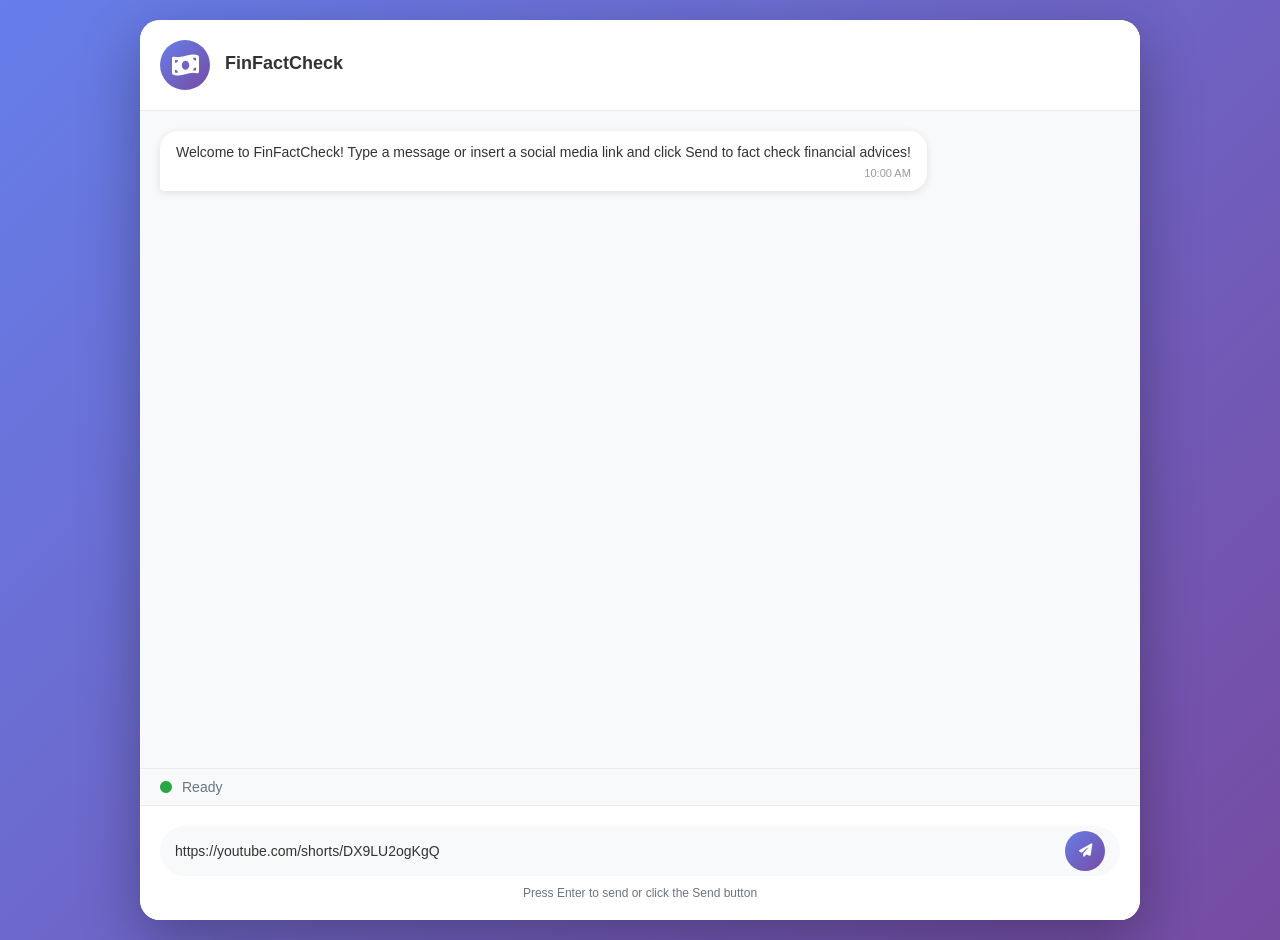
<file: index.html>
<!DOCTYPE html>
<html lang="en">
<head>
    <meta charset="UTF-8">
    <meta name="viewport" content="width=device-width, initial-scale=1.0">
    <title>Messaging App Mockup</title>
    <link rel="stylesheet" href="style.css">
    <link rel="stylesheet" href="https://cdnjs.cloudflare.com/ajax/libs/font-awesome/6.4.0/css/all.min.css">
</head>
<body>
    <div class="app-container">
        <!-- Header -->
        <header class="app-header">
            <div class="header-left">
                <div class="avatar">
                    <i class="fas fa-money-bill-wave"></i>
                </div>
                <div class="user-info">
                    <h2>FinFactCheck</h2>
                </div>
            </div>
        </header>

        <!-- Chat Area -->
        <div class="chat-container">
            <div class="chat-messages" id="chatMessages">
                <!-- Initial welcome message -->
                <div class="message received">
                    <div class="message-content">
                        <p>Welcome to FinFactCheck! Type a message or insert a social media link and click Send to fact check financial advices!</p>
                    </div>
                    <div class="message-time">10:00 AM</div>
                </div>
            </div>
        </div>

        <!-- Status Bar -->
        <div class="status-bar" id="statusBar">
            <div class="status-content">
                <i class="fas fa-circle status-icon"></i>
                <span class="status-text">Ready</span>
            </div>
        </div>

        <!-- Input Area -->
        <div class="input-area">
            <div class="input-container">
                <!-- <button class="input-btn"><i class="fas fa-plus"></i></button> -->
                <input type="text" id="messageInput" value="https://youtube.com/shorts/DX9LU2ogKgQ" autocomplete="off">
                <!-- <button class="input-btn"><i class="fas fa-smile"></i></button> -->
                <button class="input-btn" id="sendButton">
                    <i class="fas fa-paper-plane"></i>
                </button>
            </div>
            <div class="input-footer">
                <p>Press Enter to send or click the Send button</p>
            </div>
        </div>
    </div>

    <script src="app.js"></script>
</body>
</html>
</file>
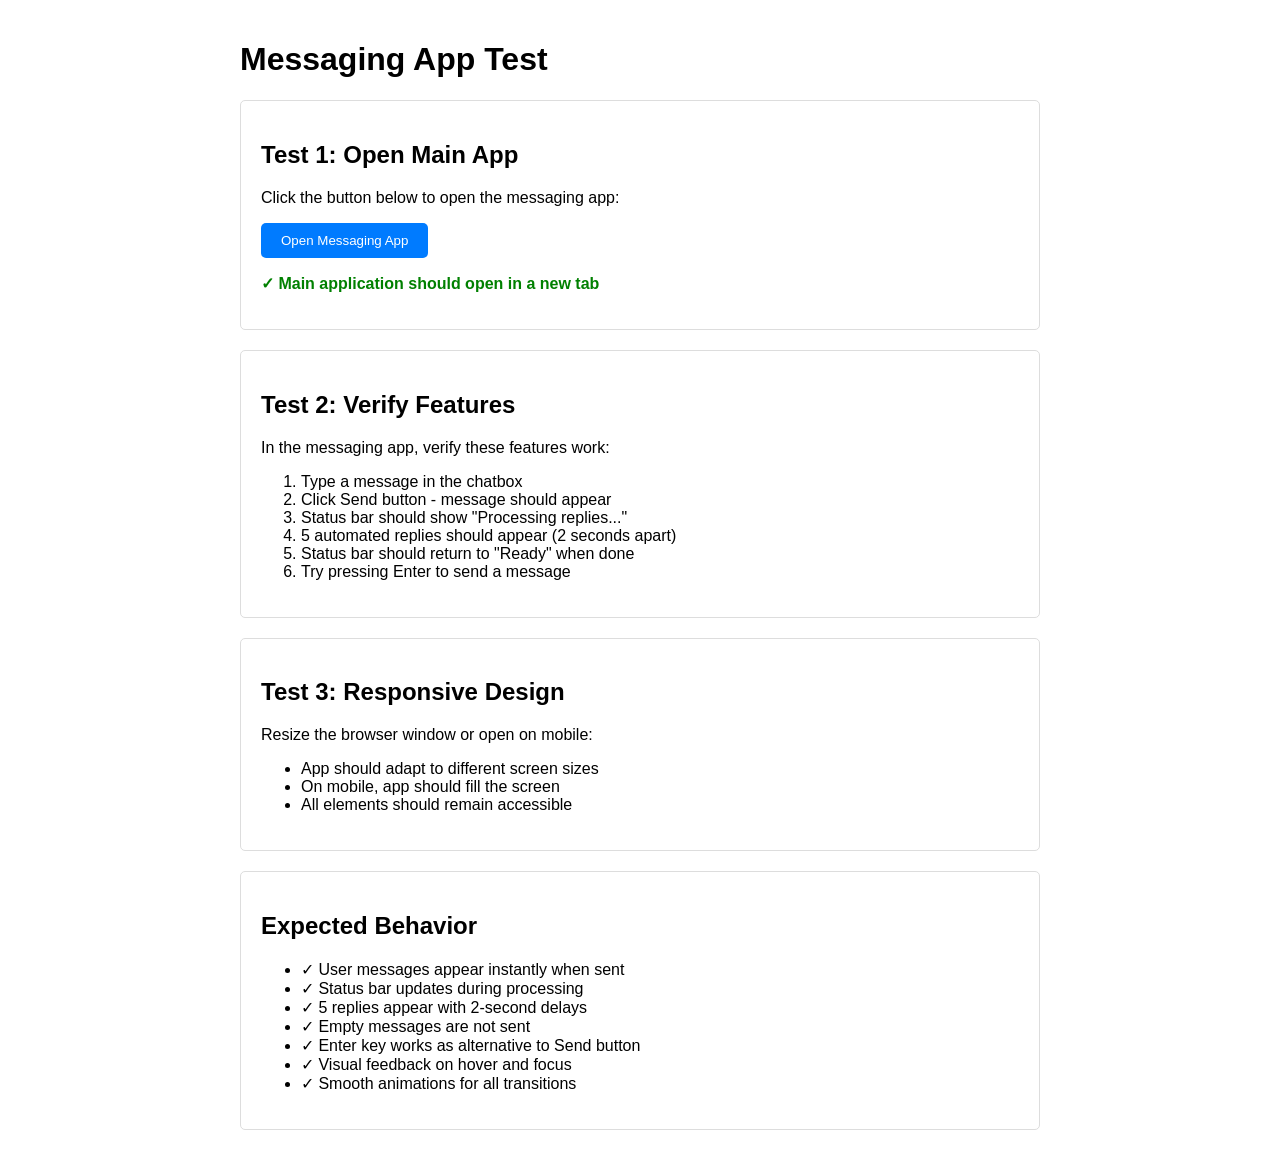
<file: test.html>
<!DOCTYPE html>
<html lang="en">
<head>
    <meta charset="UTF-8">
    <meta name="viewport" content="width=device-width, initial-scale=1.0">
    <title>Test - Messaging App</title>
    <style>
        body {
            font-family: Arial, sans-serif;
            padding: 20px;
            max-width: 800px;
            margin: 0 auto;
        }
        .test-section {
            margin: 20px 0;
            padding: 20px;
            border: 1px solid #ddd;
            border-radius: 5px;
        }
        .pass { color: green; font-weight: bold; }
        .fail { color: red; font-weight: bold; }
        button {
            padding: 10px 20px;
            background: #007bff;
            color: white;
            border: none;
            border-radius: 5px;
            cursor: pointer;
        }
        button:hover {
            background: #0056b3;
        }
    </style>
</head>
<body>
    <h1>Messaging App Test</h1>
    
    <div class="test-section">
        <h2>Test 1: Open Main App</h2>
        <p>Click the button below to open the messaging app:</p>
        <button onclick="window.open('index.html', '_blank')">Open Messaging App</button>
        <p class="pass">✓ Main application should open in a new tab</p>
    </div>
    
    <div class="test-section">
        <h2>Test 2: Verify Features</h2>
        <p>In the messaging app, verify these features work:</p>
        <ol>
            <li>Type a message in the chatbox</li>
            <li>Click Send button - message should appear</li>
            <li>Status bar should show "Processing replies..."</li>
            <li>5 automated replies should appear (2 seconds apart)</li>
            <li>Status bar should return to "Ready" when done</li>
            <li>Try pressing Enter to send a message</li>
        </ol>
    </div>
    
    <div class="test-section">
        <h2>Test 3: Responsive Design</h2>
        <p>Resize the browser window or open on mobile:</p>
        <ul>
            <li>App should adapt to different screen sizes</li>
            <li>On mobile, app should fill the screen</li>
            <li>All elements should remain accessible</li>
        </ul>
    </div>
    
    <div class="test-section">
        <h2>Expected Behavior</h2>
        <ul>
            <li>✓ User messages appear instantly when sent</li>
            <li>✓ Status bar updates during processing</li>
            <li>✓ 5 replies appear with 2-second delays</li>
            <li>✓ Empty messages are not sent</li>
            <li>✓ Enter key works as alternative to Send button</li>
            <li>✓ Visual feedback on hover and focus</li>
            <li>✓ Smooth animations for all transitions</li>
        </ul>
    </div>
    
    <script>
        console.log('Test page loaded');
        console.log('All tests are manual - open the app and verify functionality');
    </script>
</body>
</html>
</file>
<file: style.css>
/* Reset and base styles */
* {
    margin: 0;
    padding: 0;
    box-sizing: border-box;
    font-family: -apple-system, BlinkMacSystemFont, 'Segoe UI', Roboto, Oxygen, Ubuntu, sans-serif;
}

body {
    background: linear-gradient(135deg, #667eea 0%, #764ba2 100%);
    min-height: 100vh;
    display: flex;
    justify-content: center;
    align-items: center;
    padding: 20px;
}

/* App Container */
.app-container {
    width: 100%;
    max-width: 1000px;
    background: white;
    border-radius: 20px;
    box-shadow: 0 20px 60px rgba(0, 0, 0, 0.3);
    overflow: hidden;
    height: 900px;
    display: flex;
    flex-direction: column;
}

/* Status Bar */
.status-bar {
    background: #f8f9fa;
    padding: 10px 20px;
    border-top: 1px solid #e9ecef;
    border-bottom: 1px solid #e9ecef;
    transition: all 0.3s ease;
    margin: 0;
}

.status-bar.processing {
    background: #fff3cd;
    border-top: 1px solid #ffeaa7;
    border-bottom: 1px solid #ffeaa7;
}

.status-content {
    display: flex;
    align-items: center;
    gap: 10px;
}

.status-icon {
    color: #28a745;
    font-size: 12px;
    animation: pulse 2s infinite;
}

.status-bar.processing .status-icon {
    color: #ffc107;
    animation: processing 1s infinite;
}

.status-text {
    font-size: 14px;
    color: #6c757d;
    font-weight: 500;
}

.status-bar.processing .status-text {
    color: #856404;
}

/* Header */
.app-header {
    display: flex;
    justify-content: space-between;
    align-items: center;
    padding: 20px;
    border-bottom: 1px solid #e9ecef;
    background: white;
}

.header-left {
    display: flex;
    align-items: center;
    gap: 15px;
}

.avatar {
    width: 50px;
    height: 50px;
    background: linear-gradient(135deg, #667eea 0%, #764ba2 100%);
    border-radius: 50%;
    display: flex;
    align-items: center;
    justify-content: center;
    color: white;
    font-size: 24px;
}

.user-info h2 {
    font-size: 18px;
    color: #333;
    margin-bottom: 4px;
}

.user-info p {
    font-size: 14px;
    color: #28a745;
    font-weight: 500;
}

.header-right {
    display: flex;
    gap: 10px;
}

.icon-btn {
    width: 40px;
    height: 40px;
    border-radius: 50%;
    border: none;
    background: #f8f9fa;
    color: #667eea;
    cursor: pointer;
    display: flex;
    align-items: center;
    justify-content: center;
    transition: all 0.2s ease;
}

.icon-btn:hover {
    background: #667eea;
    color: white;
    transform: translateY(-2px);
}

/* Chat Container */
.chat-container {
    flex: 1;
    overflow-y: auto;
    padding: 20px;
    background: #f8f9fa;
}

.chat-messages {
    display: flex;
    flex-direction: column;
    gap: 15px;
}

/* Messages */
.message {
    max-width: 80%;
    padding: 12px 16px;
    border-radius: 18px;
    position: relative;
    animation: fadeIn 0.3s ease;
}

.message.sent {
    align-self: flex-end;
    background: linear-gradient(135deg, #667eea 0%, #764ba2 100%);
    color: white;
    border-bottom-right-radius: 4px;
}

.message.received {
    align-self: flex-start;
    background: white;
    color: #333;
    border-bottom-left-radius: 4px;
    box-shadow: 0 2px 8px rgba(0, 0, 0, 0.1);
}

.message-content p {
    font-size: 14px;
    line-height: 1.4;
    margin-bottom: 4px;
}

.message-time {
    font-size: 11px;
    opacity: 0.7;
    text-align: right;
}

.message.sent .message-time {
    color: rgba(255, 255, 255, 0.8);
}

.message.received .message-time {
    color: #6c757d;
}

/* Input Area */
.input-area {
    background: white;
    padding: 20px;
}

.input-container {
    display: flex;
    align-items: center;
    gap: 10px;
    background: #f8f9fa;
    border-radius: 25px;
    padding: 5px 15px;
    margin-bottom: 10px;
}

.input-btn {
    width: 40px;
    height: 40px;
    border-radius: 50%;
    border: none;
    background: transparent;
    color: #667eea;
    cursor: pointer;
    display: flex;
    align-items: center;
    justify-content: center;
    transition: all 0.2s ease;
}

.input-btn:hover {
    background: #e9ecef;
}

#sendButton {
    background: linear-gradient(135deg, #667eea 0%, #764ba2 100%);
    color: white;
}

#sendButton:hover {
    transform: translateY(-2px);
    box-shadow: 0 4px 12px rgba(102, 126, 234, 0.4);
}

#messageInput {
    flex: 1;
    border: none;
    background: transparent;
    padding: 12px 0;
    font-size: 14px;
    color: #333;
    outline: none;
}

#messageInput::placeholder {
    color: #adb5bd;
}

.input-footer {
    text-align: center;
    font-size: 12px;
    color: #6c757d;
    margin-top: 5px;
}

/* Animations */
@keyframes fadeIn {
    from {
        opacity: 0;
        transform: translateY(10px);
    }
    to {
        opacity: 1;
        transform: translateY(0);
    }
}

@keyframes pulse {
    0%, 100% {
        opacity: 1;
    }
    50% {
        opacity: 0.5;
    }
}

@keyframes processing {
    0%, 100% {
        transform: scale(1);
    }
    50% {
        transform: scale(1.2);
    }
}

/* Scrollbar */
.chat-container::-webkit-scrollbar {
    width: 6px;
}

.chat-container::-webkit-scrollbar-track {
    background: #f1f1f1;
    border-radius: 3px;
}

.chat-container::-webkit-scrollbar-thumb {
    background: #c1c1c1;
    border-radius: 3px;
}

.chat-container::-webkit-scrollbar-thumb:hover {
    background: #a1a1a1;
}

/* Responsive */
@media (max-width: 480px) {
    .app-container {
        height: 100vh;
        max-width: 100%;
        border-radius: 0;
    }
    
    body {
        padding: 0;
    }
}
</file>
